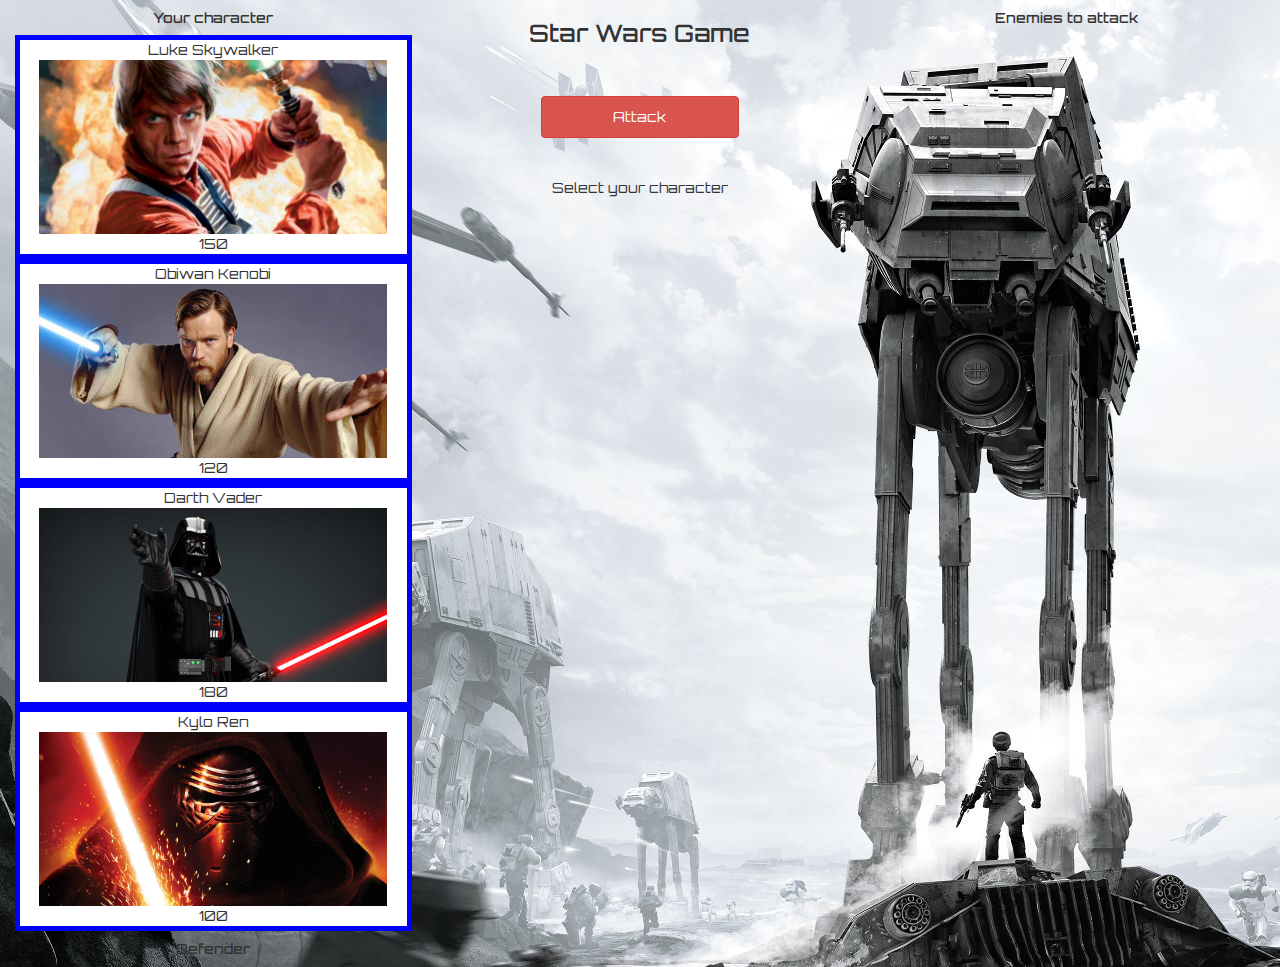
<file: index.html>
<!DOCTYPE html>
<html>
<head>
	<title>Star Wars Game</title>
	<link rel="stylesheet" href="https://maxcdn.bootstrapcdn.com/bootstrap/3.3.7/css/bootstrap.min.css" integrity="sha384-BVYiiSIFeK1dGmJRAkycuHAHRg32OmUcww7on3RYdg4Va+PmSTsz/K68vbdEjh4u" crossorigin="anonymous">
	<link href="https://fonts.googleapis.com/css?family=Orbitron" rel="stylesheet">
	<link rel="stylesheet" type="text/css" href="assets/css/style.css">
	<script src="https://code.jquery.com/jquery-3.1.1.js"></script>
	<script type="text/javascript" src="assets/javascript/game.js"></script>
	<meta name="viewport" content="width=device-width, initial-scale=1">
</head>
<body>
	<div class="container-fluid">
		<div class="row">
			<div class="col-xs-4 text-center">
				<h5>Your character</h5>
				<div id="player"></div>
				<h5>Defender</h5>
				<div id="defender"></div>
			</div>
			<div class="col-xs-4 text-center">
				<h3>Star Wars Game</h3>
				<button class="btn btn-danger" id="attack">Attack</button>
				<div id="attackLog">Select your character</div>
				<div id="endGame"></div>
			</div>
			<div class="col-xs-4 text-center">
				<h5>Enemies to attack</h5>
				<div id="enemies"></div>
			</div>
		</div>
	</div>
</body>
</html>
</file>
<file: assets/css/style.css>
* {
	box-sizing: border-box;
}

body {
	background-image: url("../images/walker.jpg");
	font-family: Orbitron, sans-serif;
}

.character-image {
	padding: 0% 5%;
}

.character-card {
	background-color: #fff;
	width: 100%;	
}

.select-character {
	border: solid 5px blue;
}
.player-character {
	border: solid 5px green;
}

.enemy-character {
	border: solid 5px black;
	background-color: red;
}

.defender {
	background-color: black;
	color: white;
	border: solid 5px red;
}

#attackLog {
	margin-top: 10%;
}

#attack {
	padding: 2.5%;
	width: 50%;
	margin-top: 10%;
}
</file>
